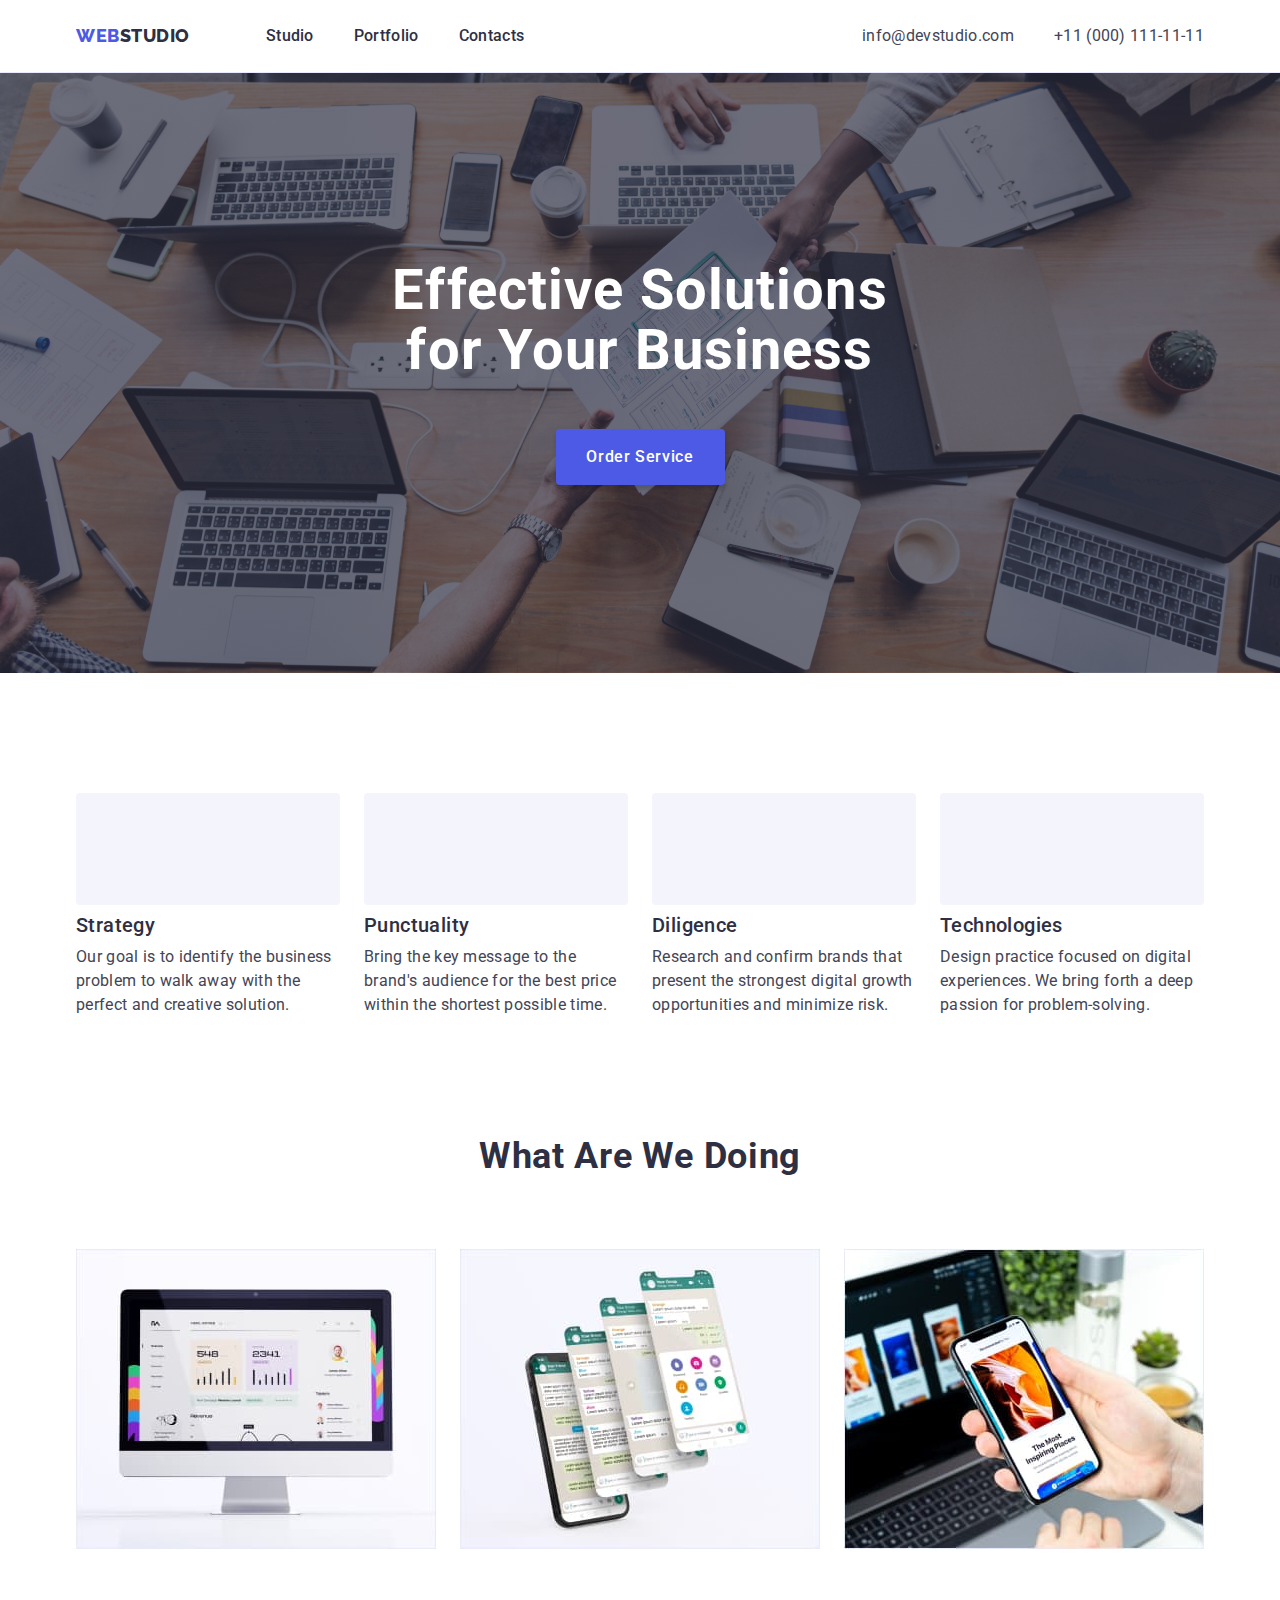
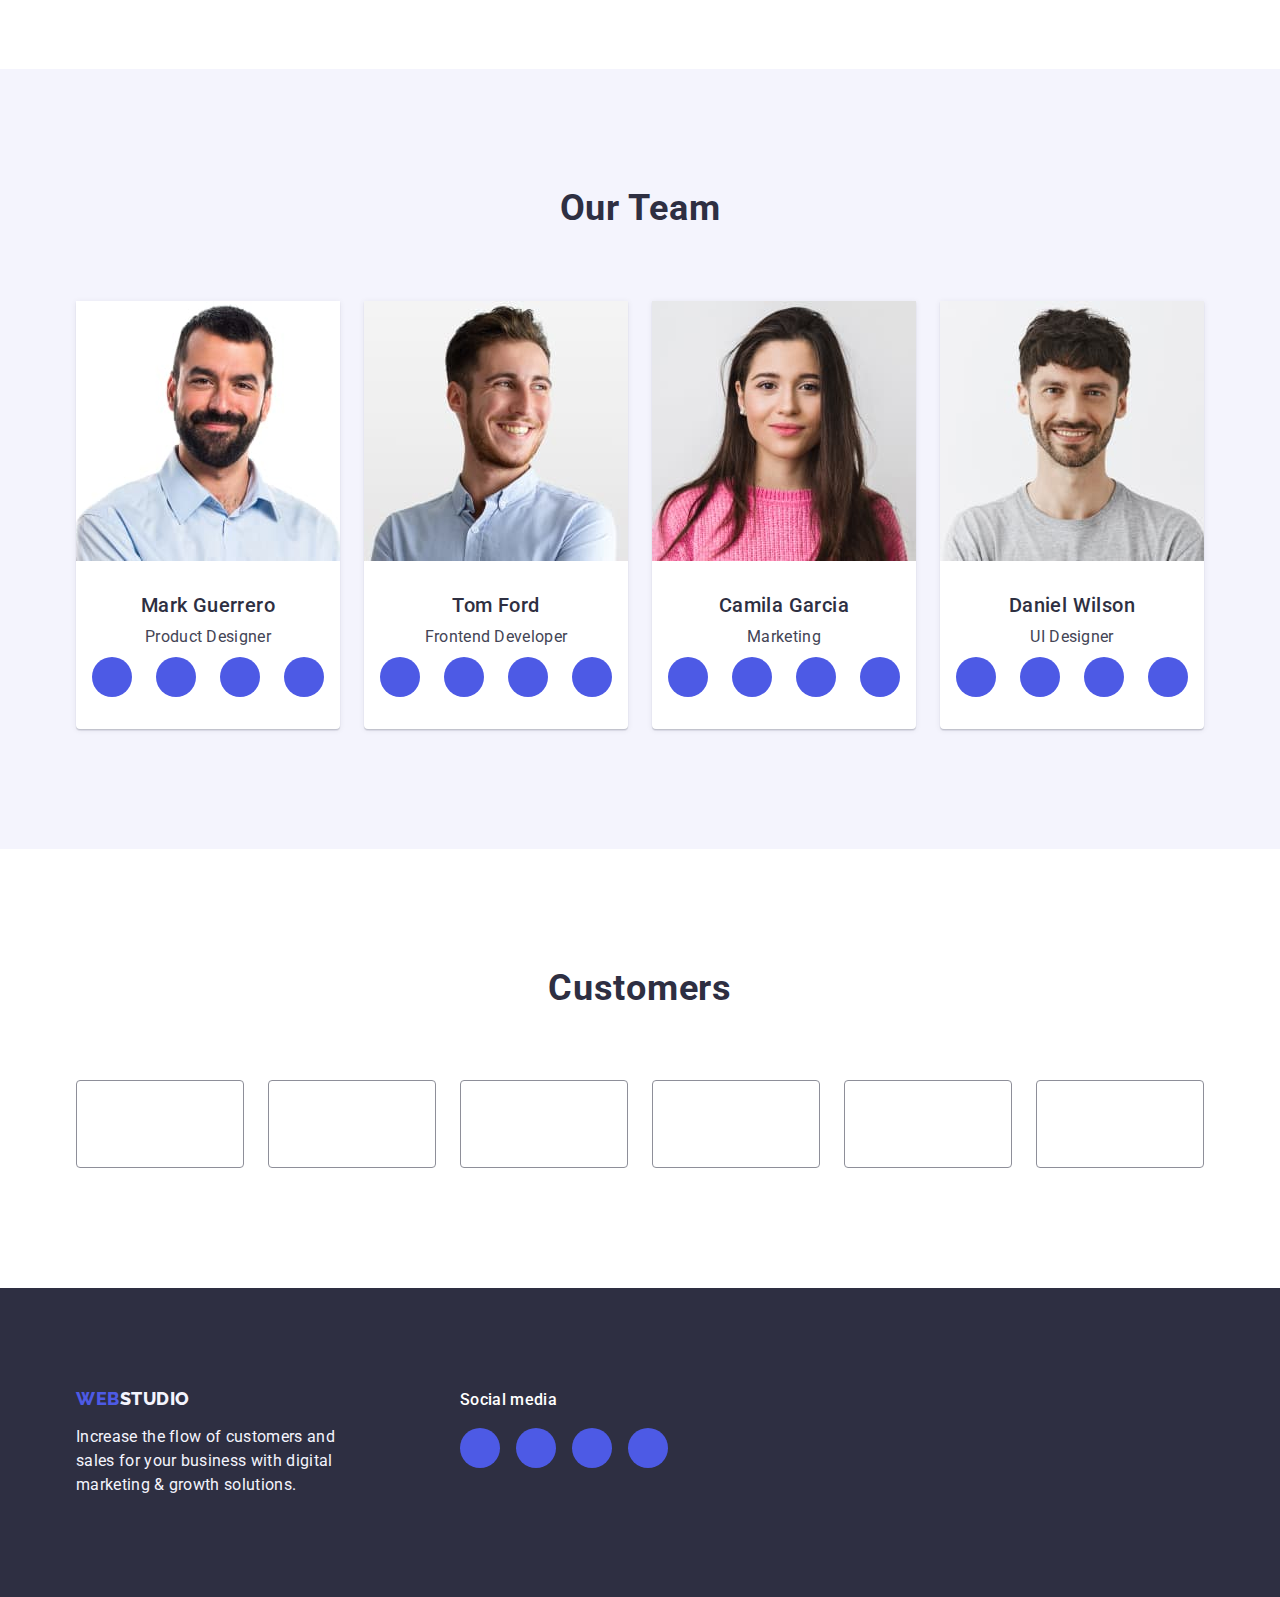
<file: index.html>
<!DOCTYPE html>
<html lang="en">
<head>
    <meta charset="UTF-8">
    <meta http-equiv="X-UA-Compatible" content="IE=edge">
    <meta name="viewport" content="width=device-width, initial-scale=1.0">
    <title>WebStudio</title>
    
    <link rel="stylesheet" href="https://cdn.jsdelivr.net/npm/modern-normalize@1.1.0/modern-normalize.min.css">
    <link rel="stylesheet" href="./css/styles.css">
    
    <link rel="preconnect" href="https://fonts.googleapis.com">
    <link rel="preconnect" href="https://fonts.gstatic.com" crossorigin>
    <link href="https://fonts.googleapis.com/css2?family=Raleway:wght@800&family=Roboto:wght@400;500;700&display=swap" rel="stylesheet">

</head>

    <body>

            <!-- header section -->
             <header class="header"> 
                <div class="container header-container">
                
                    <nav class="header-menu">      
                        <a href="./index.html" class="header-logo link">Web<span class="header-logo-studio">Studio</span>
                        </a> 
                        
                            <ul class="list list-menu">
                                <li class="header-item">
                                    <a href="./index.html" class="header-nav link">Studio</a>
                                </li>

                                <li class="header-item">
                                    <a href="./portfolio.html" class="header-nav link">Portfolio</a>
                                </li>

                                <li class="header-item">
                                    <a href="" class="header-nav link">Contacts</a>
                                </li>
                            </ul>                          
                    </nav> 

                    <address class="contact">
                        <ul class="list list-contact">
                            <li class="contact-item">
                                <a href="mailto:info@devstudio.com" class="header-contact link">info@devstudio.com</a>
                            </li>   
                            
                            <li>
                                <a href="tel:+110001111111" class="header-contact link">+11 (000) 111-11-11</a>
                            </li>
                        </ul>
                    </address> 

                </div>
            </header>

        <main>

            <!-- hero image section 1-->
            <section class="hero-image">
                <div class="container" > 
                    <h1 class="hero-title">Effective Solutions for Your Business</h1>
                    <button type="button" class="hero-image-button">Order Service</button>
                </div>
            </section>


            <!-- features section 2-->        
                <section class="features">
                    <div class="container container-features-title">
                        <h2 hidden class="features-title visually-hidden">List of features</h2>
                        <ul class="list list-features">
                            <li class="features-item-strategy">
                                <div class="icon-container">
                                    <svg width="64" height="64">
                                        <use href="./images/icon.svg#icon-antenna"></use>
                                    </svg>
                                </div>
                                <h3 class="features-title">Strategy</h3>
                                <p class="features-text">Our goal is to identify the business problem to walk away with the perfect and creative solution.
                                </p>
                            </li>
                        
                            <li class="features-item-strategy">
                                <div class="icon-container">
                                    <svg width="64" height="64">
                                        <use href="./images/icon.svg#icon-clock"></use>
                                    </svg>
                                </div>
                                <h3 class="features-title">Punctuality</h3>
                                <p class="features-text">Bring the key message to the brand's audience for the best price within the shortest possible time.
                                </p>                        
                            </li>

                            <li class="features-item-strategy">                                
                                <div class="icon-container">
                                    <svg width="64" height="64">
                                        <use href="./images/icon.svg#icon-diagram"></use>
                                    </svg>
                                </div>                                
                                <h3 class="features-title">Diligence</h3>
                                <p class="features-text">Research and confirm brands that present the strongest digital growth opportunities and minimize risk.
                                </p>
                            </li>
                        
                            <li class="features-item-strategy">
                                <div class="icon-container">
                                    <svg width="64" height="64">
                                        <use href="./images/icon.svg#icon-astronaut"></use>
                                    </svg>
                                </div>
                                <h3 class="features-title">Technologies</h3>
                                <p class="features-text">Design practice focused on digital experiences. We bring forth a deep passion for problem-solving.
                                </p>
                            </li>
                        </ul>
                    </div>
                </section>


            <!-- doing section 3-->
                <section class="doing-section">
                    <div class="container">
                        <h2 class="doing-title">What are we doing</h2>
                        <ul class="list list-doing-section">
                            <li class="item-doing-section">
                                <img
                                src="./images/section-2/img-1.jpg"
                                alt="displaying an example site on a computer"
                                width="360"
                                height="300"
                                >
                            </li>

                            <li class="item-doing-section">
                                <img
                                src="./images/section-2/img-2.jpg"
                                alt="displaying an example of the site on the phone"
                                width="360"
                                height="300"
                                >
                            </li>

                            <li class="item-doing-section">
                                <img
                                src="./images/section-2/img-3.jpg"
                                alt="simultaneous display of an example site on a computer and phone"
                                width="360"
                                height="300"
                                >
                            </li>
                        </ul>
                    </div>  
                </section>

<!-- team section 4-->
            <section class="team">
                <div class="container">
                    <h2 class="title-team">Our Team</h2>
                    
                                <!-- section foto 1-->
                    <ul class="list list-team">
                        <li class="item-team">
                            <img src="./images/section-3/img-1.jpg" alt="Portrait of a product designer"
                            width="264"
                            height="260"
                            >
                            <div class="item-name-team">
                                <h3 class="name-team">Mark Guerrero</h3>
                                <p class="specialist-team">Product Designer</p>

                                <ul class="socials list">
                                    <li class="socials-item">
                                        <a class="socials-link link"                                         
                                            href="" 
                                            target="_blank"   rel="noopener noreferrer"
                                            aria-label="instagram icon"
                                        >
                                            <svg class="socials-icon" width="16" height="16">
                                                <use href="./images/icon.svg#icon-instagram"></use>
                                            </svg>
                                        </a>
                                    </li>

                                    <li class="socials-item">
                                        <a class="socials-link link"
                                            href="" 
                                            target="_blank" 
                                            rel="noopener noreferrer" 
                                            aria-label="twitter icon"
                                        >
                                            <svg class="socials-icon" width="16" height="16">
                                                <use href="./images/icon.svg#icon-twitter"></use>
                                            </svg>
                                        </a>
                                    </li>

                                    <li class="socials-item">
                                        <a class="socials-link link" 
                                            href="" 
                                            target="_blank" 
                                            rel="noopener noreferrer" 
                                            aria-label="facebook icon"
                                        >
                                            <svg class="socials-icon" width="16" height="16">
                                                <use href="./images/icon.svg#icon-facebook"></use>
                                            </svg>
                                        </a>
                                    </li>

                                    <li class="socials-item">
                                        <a class="socials-link link" 
                                            href="" 
                                            target="_blank" 
                                            rel="noopener noreferrer" 
                                            aria-label="linkedin icon"
                                        >
                                            <svg class="socials-icon" width="16" height="16">
                                                <use href="./images/icon.svg#icon-linkedin"></use>
                                            </svg>
                                        </a>
                                    </li>
                                </ul>

                            </div>
                        </li>
                        
                                <!-- section foto 2-->
                        <li class="item-team">
                            <img src="./images/section-3/img-2.jpg" alt="Interface developer portrait"
                            width="264"
                            height="260"
                            >
                            <div class="item-name-team">
                                <h3 class="name-team">Tom Ford</h3>
                                <p class="specialist-team">Frontend Developer</p>

                                <ul class="socials list">
                                    <li class="socials-item">
                                        <a class="socials-link link" 
                                            href="" 
                                            target="_blank" 
                                            rel="noopener noreferrer" 
                                            aria-label="instagram icon"
                                        >
                                            <svg class="socials-icon" width="16" height="16">
                                                <use href="./images/icon.svg#icon-instagram"></use>
                                            </svg>
                                        </a>
                                    </li>
                                
                                    <li class="socials-item">
                                        <a class="socials-link link" 
                                            href="" 
                                            target="_blank" 
                                            rel="noopener noreferrer" 
                                            aria-label="twitter icon"
                                        >
                                            <svg class="socials-icon" width="16" height="16">
                                                <use href="./images/icon.svg#icon-twitter"></use>
                                            </svg>
                                        </a>
                                    </li>
                                
                                    <li class="socials-item">
                                        <a class="socials-link link" 
                                            href="" 
                                            target="_blank" 
                                            rel="noopener noreferrer" 
                                            aria-label="facebook icon"
                                        >
                                            <svg class="socials-icon" width="16" height="16">
                                                <use href="./images/icon.svg#icon-facebook"></use>
                                            </svg>
                                        </a>
                                    </li>
                                
                                    <li class="socials-item">
                                        <a class="socials-link link" 
                                            href="" 
                                            target="_blank" 
                                            rel="noopener noreferrer" 
                                            aria-label="linkedin icon"
                                        >
                                            <svg class="socials-icon" width="16" height="16">
                                                <use href="./images/icon.svg#icon-linkedin"></use>
                                            </svg>
                                        </a>
                                    </li>
                                </ul>

                            </div>
                        </li>
                    
                                <!-- section foto 3-->
                        <li class="item-team">
                            <img src="./images/section-3/img-3.jpg" alt="Portrait of a marketer"
                            width="264"
                            height="260"
                            >
                            <div class="item-name-team">
                                <h3 class="name-team">Camila Garcia</h3>
                                <p class="specialist-team">Marketing</p>

                                <ul class="socials list">
                                    <li class="socials-item">
                                        <a class="socials-link link" 
                                            href="" 
                                            target="_blank" 
                                            rel="noopener noreferrer" 
                                            aria-label="instagram icon"
                                        >
                                            <svg class="socials-icon" width="16" height="16">
                                                <use href="./images/icon.svg#icon-instagram"></use>
                                            </svg>
                                        </a>
                                    </li>
                                
                                    <li class="socials-item">
                                        <a class="socials-link link" 
                                            href="" target="_blank" 
                                            rel="noopener noreferrer" 
                                            aria-label="twitter icon"
                                        >
                                            <svg class="socials-icon" width="16" height="16">
                                                <use href="./images/icon.svg#icon-twitter"></use>
                                            </svg>
                                        </a>
                                    </li>
                                
                                    <li class="socials-item">
                                        <a class="socials-link link" 
                                            href="" 
                                            target="_blank" 
                                            rel="noopener noreferrer" 
                                            aria-label="facebook icon"
                                        >
                                            <svg class="socials-icon" width="16" height="16">
                                                <use href="./images/icon.svg#icon-facebook"></use>
                                            </svg>
                                        </a>
                                    </li>
                                
                                    <li class="socials-item">
                                        <a class="socials-link link" 
                                            href="" 
                                            target="_blank" 
                                            rel="noopener noreferrer" 
                                            aria-label="linkedin icon"
                                        >
                                            <svg class="socials-icon" width="16" height="16">
                                                <use href="./images/icon.svg#icon-linkedin"></use>
                                            </svg>
                                        </a>
                                    </li>
                                </ul>

                            </div>
                        </li>
                                   
                                <!-- section foto 4-->
                        <li class="item-team">
                            <img src="./images/section-3/img-4.jpg" alt="Portrait of a user interface designer"
                            width="264"
                            height="260"
                            >
                            <div class="item-name-team">
                                <h3 class="name-team">Daniel Wilson</h3>
                                <p class="specialist-team">UI Designer</p>

                                <ul class="socials list">
                                    <li class="socials-item">
                                        <a class="socials-link link" 
                                            href="" 
                                            target="_blank" 
                                            rel="noopener noreferrer" 
                                            aria-label="instagram icon"
                                        >
                                            <svg class="socials-icon" width="16" height="16">
                                                <use href="./images/icon.svg#icon-instagram"></use>
                                            </svg>
                                        </a>
                                    </li>
                                
                                    <li class="socials-item">
                                        <a class="socials-link link" 
                                            href="" 
                                            target="_blank" 
                                            rel="noopener noreferrer" 
                                            aria-label="twitter icon"
                                        >
                                            <svg class="socials-icon" width="16" height="16">
                                                <use href="./images/icon.svg#icon-twitter"></use>
                                            </svg>
                                        </a>
                                    </li>
                                
                                    <li class="socials-item">
                                        <a class="socials-link link" 
                                            href="" 
                                            target="_blank" 
                                            rel="noopener noreferrer" 
                                            aria-label="facebook icon"
                                        >
                                            <svg class="socials-icon" width="16" height="16">
                                                <use href="./images/icon.svg#icon-facebook"></use>
                                            </svg>
                                        </a>
                                    </li>
                                
                                    <li class="socials-item">
                                        <a class="socials-link link" 
                                            href="" 
                                            target="_blank" 
                                            rel="noopener noreferrer" 
                                            aria-label="linkedin icon"
                                        >
                                            <svg class="socials-icon" width="16" height="16">
                                                <use href="./images/icon.svg#icon-linkedin"></use>
                                            </svg>
                                        </a>
                                    </li>
                                </ul>

                            </div>
                        </li>
                    </ul>
                </div>
           </section>


           <!-- customers section 5 -->
        <section class="customers-section section">
            <div class="container container-customers">
                <h2 class="title-container">Customers</h2>   
                        
                    <ul class="list clients-list">
                        <li class="clients-container">
                            <a class="clients-link link" href="">
                                <svg class="clients-icon" width="104" height="56">
                                    <use href="./images/icon.svg#client-icon-logo-one"></use>
                                </svg> 
                            </a>
                        </li>
                           
                        <li class="clients-container">
                            <a class="clients-link link" href="">
                                <svg class="clients-icon" width="104" height="56">
                                    <use href="./images/icon.svg#client-icon-logo-two"></use>
                                </svg>
                            </a>
                        </li>

                        <li class="clients-container">
                            <a class="clients-link link" href="">
                                <svg class="clients-icon" width="104" height="56">
                                    <use href="./images/icon.svg#client-icon-logo-three"></use>
                                </svg>
                            </a>
                        </li>
                       
                        <li class="clients-container">
                            <a class="clients-link link" href="">
                                <svg class="clients-icon" width="104" height="56">
                                    <use href="./images/icon.svg#client-icon-logo-four"></use>
                                </svg>
                            </a>
                        </li>

                        <li class="clients-container">
                            <a class="clients-link link" href="">
                                <svg class="clients-icon" width="104" height="56">
                                    <use href="./images/icon.svg#client-icon-logo-five"></use>
                                </svg>
                            </a>
                        </li>

                        <li class="clients-container">
                            <a class="clients-link link" href="">
                                <svg class="clients-icon" width="104" height="56">
                                    <use href="./images/icon.svg#client-icon-logo-six"></use>
                                </svg>
                            </a>
                        </li>
                       
                    </ul>
            </div>
        </section>

        </main>

        <!-- footer section -->
        <footer class="footer-section">
            <div class="container footer-container">
                <div class="footer-logo-container">
                    <a href="./index.html" class="link footer-logo">Web<span class="footer-logo-studio">Studio</span>
                    </a>
                    <p class="footer-section-text">Increase the flow of customers and sales for your business with digital marketing & growth solutions.
                    </p>
                </div>

                <div class="footer-icon-container">
                    <p class="footer-social-team">Social media</p>
                   
                    <ul class="footer-socials list">
                        <li class="footer-socials-item">
                            <a class="footer-socials-link link" href="" target="_blank" rel="noopener noreferrer" aria-label="instagram icon">
                                <svg class="footer-socials-icon" width="24" height="24">
                                    <use href="./images/icon.svg#icon-instagram"></use>
                                </svg>
                            </a>
                        </li>

                        <li class="footer-socials-item">
                            <a class="footer-socials-link link" href="" target="_blank" rel="noopener noreferrer" aria-label="instagram icon">
                                <svg class="footer-socials-icon" width="24" height="24">
                                    <use href="./images/icon.svg#icon-twitter"></use>
                                </svg>
                            </a>
                        </li>

                        <li class="footer-socials-item">
                            <a class="footer-socials-link link" href="" target="_blank" rel="noopener noreferrer" aria-label="instagram icon">
                                <svg class="footer-socials-icon" width="24" height="24">
                                    <use href="./images/icon.svg#icon-facebook"></use>
                                </svg>
                            </a>
                        </li>

                        <li class="footer-socials-item">
                            <a class="footer-socials-link link" href="" target="_blank" rel="noopener noreferrer" aria-label="instagram icon">
                                <svg class="footer-socials-icon" width="24" height="24">
                                    <use href="./images/icon.svg#icon-linkedin"></use>
                                </svg>
                            </a>
                        </li>                                 

                    </ul>
                </div>

            </div>
        </footer>

    </body>
</html>
</file>
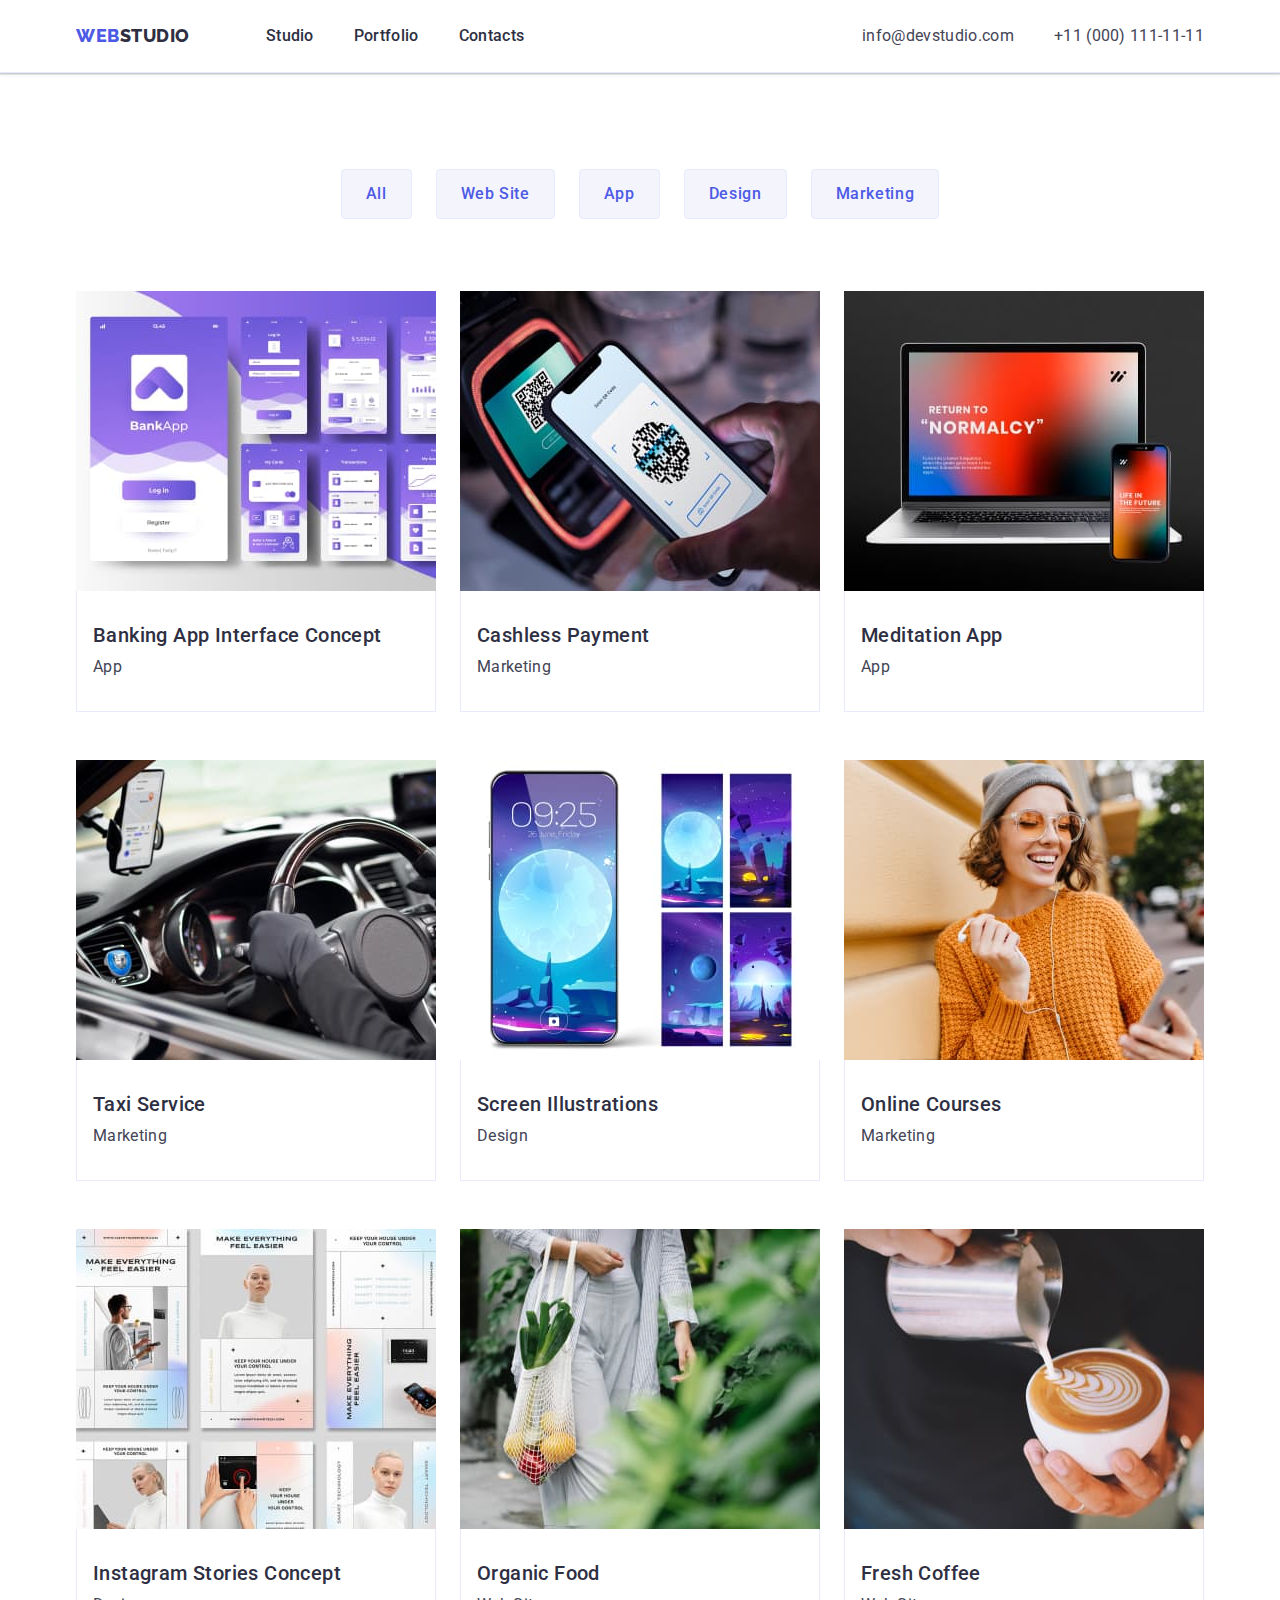
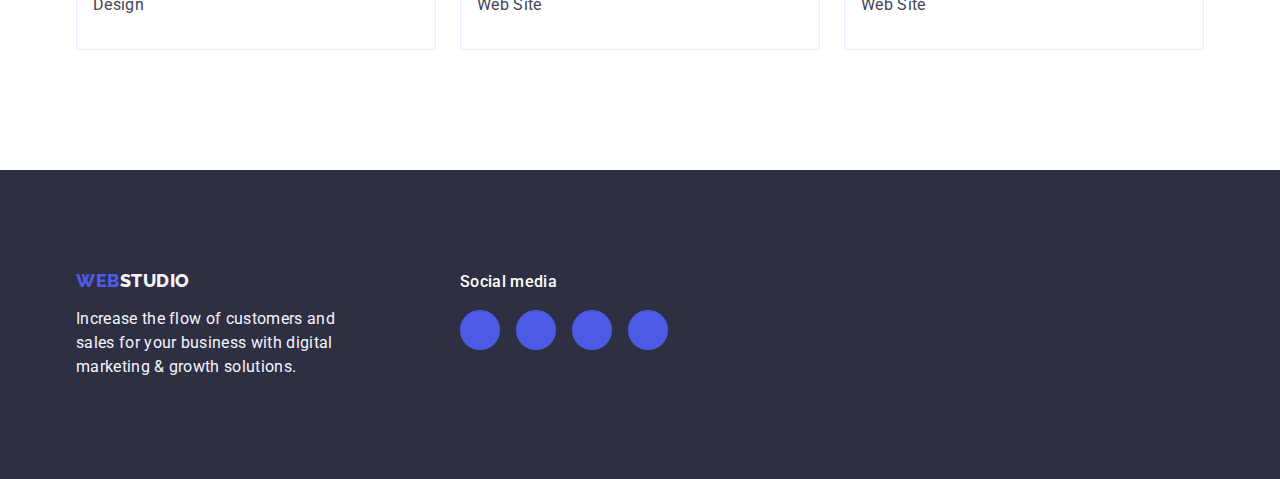
<file: portfolio.html>
<!DOCTYPE html>
<html lang="en">
<head>
    <meta charset="UTF-8">
    <meta http-equiv="X-UA-Compatible" content="IE=edge">
    <meta name="viewport" content="width=device-width, initial-scale=1.0">
    <title>WebStudiot</title>

    <link rel="stylesheet" href="https://cdn.jsdelivr.net/npm/modern-normalize@1.1.0/modern-normalize.min.css">
    <link rel="stylesheet" href="./css/styles.css">

    <link rel="preconnect" href="https://fonts.googleapis.com">
    <link rel="preconnect" href="https://fonts.gstatic.com" crossorigin>
    <link href="https://fonts.googleapis.com/css2?family=Raleway:wght@800&family=Roboto:wght@400;500;700&display=swap" rel="stylesheet">

</head>
  
<body>


            <!-- header section -->
            <header class="header">
                <div class="container header-container">
            
                    <nav class="header-menu">
                        <a href="./index.html" class="header-logo link">Web<span class="header-logo-studio">Studio</span>
                        </a>
            
                        <ul class="list list-menu">
                            <li class="header-item">
                                <a href="./index.html" class="header-nav link">Studio</a>
                            </li>
            
                            <li class="header-item">
                                <a href="./portfolio.html" class="header-nav link">Portfolio</a>
                            </li>
            
                            <li class="header-item">
                                <a href="" class="header-nav link">Contacts</a>
                            </li>
                        </ul>
                    </nav>
            
                    <address class="contact">
                        <ul class="list list-contact">
                            <li class="contact-item">
                                <a href="mailto:info@devstudio.com" class="header-contact link">info@devstudio.com</a>
                            </li>
            
                            <li>
                                <a href="tel:+110001111111" class="header-contact link">+11 (000) 111-11-11</a>
                            </li>
                        </ul>
                    </address>
            
                </div>
            </header>

<main>

<!-- Filters button section 1 -->
<section class="filters">
    <div class="container">
        <h1 hidden class="filter-button visually-hidden">List of features</h1>
            <ul class="list list-filter-button">
                    <li>
                        <button type="button" class="filter-button">All</button>
                    </li>
                    <li>
                        <button type="button" class="filter-button">Web Site</button>
                    </li>
                    <li>
                        <button type="button" class="filter-button">App</button>
                    </li>
                    <li>
                        <button type="button" class="filter-button">Design</button>
                    </li>
                    <li>
                        <button type="button" class="filter-button">Marketing</button>
                    </li>
            </ul>
   


<!-- Row section -->
<!-- Row  1 - Project Card 1  -->

<ul class="list project-card-list">
 
    <li class="project-card-item">
        <a class="link project-card-link" href="">
            <img class="project-card-img" 
                src="./images/portfolio/row-1/img-1.jpg" 
                alt="Banking App Interface Concept"
                width="360"                           
                height="300"
            />
            <div class="project-card-container-item">
                <h2 class="project-card-title">Banking App Interface Concept</h2>
                <p class="project-card-desc">App</p>
            </div>
        </a>
    </li>
        
    <!-- Row 1 - Project Card 2  -->
    <li class="project-card-item">
        <a class="link project-card-link" href="">
            <img class="project-card-img" 
                src="./images/portfolio/row-1/img-2.jpg"
                alt="Cashless Payment"
                width="360"                           
                height="300"
            />
            <div class="project-card-container-item">
                <h2 class="project-card-title">Cashless Payment</h2>
                <p class="project-card-desc">Marketing</p>
            </div>
        </a>
    </li>

    <!-- Row 1 - Project Card 3   -->
    <li class="project-card-item">
        <a class="link project-card-link" href="">       
            <img class="project-card-img" 
                src="./images/portfolio/row-1/img-3.jpg" 
                alt="Meditation App"
                width="360"                           
                height="300"
            />
            <div class="project-card-container-item">
                <h2 class="project-card-title">Meditation App</h2>
                <p class="project-card-desc">App</p>
            </div>
        </a>
    </li>

    <!-- Row 2 - Project Card 1  -->    
    <li class="project-card-item">
        <a class="link project-card-link" href="">   
            <img class="project-card-img" 
                src="./images/portfolio/row-2/img-1.jpg" 
                alt="Taxi Service"
                width="360"                           
                height="300"
            />
            <div class="project-card-container-item">
                <h2 class="project-card-title">Taxi Service</h2>
                <p class="project-card-desc">Marketing</p>
            </div>
        </a>
    </li>

    <!-- Row 2 - Project Card 2  -->
    <li class="project-card-item">
        <a class="link project-card-link" href=""> 
            <img class="project-card-img" 
                src="./images/portfolio/row-2/img-2.jpg"
                alt="Screen Illustrations"
                width="360"                           
                height="300"
            />
            <div class="project-card-container-item">
                <h2 class="project-card-title">Screen Illustrations</h2>
                <p class="project-card-desc">Design</p>
            </div>
        </a>
    </li>

    <!-- Row 2 - Project Card 3  -->
    <li class="project-card-item">
        <a class="link project-card-link" href=""> 
            <img class="project-card-img" 
                src="./images/portfolio/row-2/img-3.jpg" 
                alt="Online Courses"
                width="360"                           
                height="300"
            />
            <div class="project-card-container-item">
                <h2 class="project-card-title">Online Courses</h2>
                <p class="project-card-desc">Marketing</p>
            </div>
        </a>
    </li> 

    <!-- Row 3 - Project Card 1 -->    
    <li class="project-card-item">
        <a class="link project-card-link" href=""> 
            <img class="project-card-img" 
                src="./images/portfolio/row-3/img-1.jpg"
                alt="Instagram Stories Concept"
                width="360"                           
                height="300"
            />
            <div class="project-card-container-item">
                <h2 class="project-card-title">Instagram Stories Concept</h2>
                <p class="project-card-desc">Design</p>
            </div>
        </a>
    </li>

    <!-- Row 3 - Project Card 2 -->      
    <li class="project-card-item">
        <a class="link project-card-link" href=""> 
            <img class="project-card-img" 
                src="./images/portfolio/row-3/img-2.jpg"
                alt="Organic Food"
                width="360"                           
                height="300"
            />
            <div class="project-card-container-item">
                <h2 class="project-card-title">Organic Food</h2>
                <p class="project-card-desc">Web Site</p>
            </div>
        </a>
    </li>

    <!-- Row 3 - Project Card 3 -->   
    <li class="project-card-item">
        <a class="link project-card-link" href=""> 
            <img class="project-card-img" 
                src="./images/portfolio/row-3/img-3.jpg"
                alt="Fresh Coffee"
                width="360"                           
                height="300"
            />
            <div class="project-card-container-item">
                <h2 class="project-card-title">Fresh Coffee</h2>
                <p class="project-card-desc">Web Site</p>
            </div>
        </a>
    </li>
    </ul>
  </div>
</section>

</main>


<!-- footer section -->
<footer class="footer-section">
    <div class="container footer-container">
        <div class="footer-logo-container">
            <a href="./index.html" class="link footer-logo">Web<span class="footer-logo-studio">Studio</span>
            </a>
            <p class="footer-section-text">Increase the flow of customers and sales for your business with digital
                marketing & growth solutions.
            </p>
        </div>

        <div class="footer-icon-container">
            <p class="footer-social-team">Social media</p>

            <ul class="footer-socials list">
                <li class="socials-item">
                    <a class="footer-socials-link link" href="" target="_blank" rel="noopener noreferrer"
                        aria-label="instagram icon">
                        <svg class="footer-socials-icon" width="24" height="24">
                            <use href="./images/icon.svg#icon-instagram"></use>
                        </svg>
                    </a>
                </li>

                <li class="socials-item">
                    <a class="footer-socials-link link" href="" target="_blank" rel="noopener noreferrer"
                        aria-label="instagram icon">
                        <svg class="footer-socials-icon" width="24" height="24">
                            <use href="./images/icon.svg#icon-twitter"></use>
                        </svg>
                    </a>
                </li>

                <li class="socials-item">
                    <a class="footer-socials-link link" href="" target="_blank" rel="noopener noreferrer"
                        aria-label="instagram icon">
                        <svg class="footer-socials-icon" width="24" height="24">
                            <use href="./images/icon.svg#icon-facebook"></use>
                        </svg>
                    </a>
                </li>

                <li class="socials-item">
                    <a class="footer-socials-link link" href="" target="_blank" rel="noopener noreferrer"
                        aria-label="instagram icon">
                        <svg class="footer-socials-icon" width="24" height="24">
                            <use href="./images/icon.svg#icon-linkedin"></use>
                        </svg>
                    </a>
                </li>

            </ul>
        </div>

    </div>
</footer>


</body>
</html>
</file>
<file: css/styles.css>
:root {   
--background-color-basic: #fff;

--logo-color-1: #4D5AE5;
--logo-color-2: #2E2F42;
--logo-color-3: #F4F4FD;

    
/* text */
--dark-text-color-1: #2E2F42;
--dark-text-color-2: #434455;
--text-color-change-1: #404BBF;
--light-text-color-1: #F4F4FD;
--light-text-color-2: #fff;

--dark-background-color-1: #2E2F42;
--light-background-color-1: #F4F4FD;

--button-color-1: #4D5AE5;
--button-change-color-1: #404BBF;
--button-color-2: #F4F4FD;

--button-border-color-1: #E7E9FC;

--button-text-color-1: #4D5AE5;
--button-text-color-2: #fff;

--socials-icon-background-color-1: #4D5AE5;
--socials-icon-background-hover-focus: #404BBF;
--socials-icon-color-1: #f4f4fd;

--clients-icon-color-1: #8e8f99;
--clients-icon-color-hover-focus: #404BBF;

--footer-socials-icon-background-color-1: #4D5AE5;
--footer-socials-icon-background-hover-focus: #31D0AA;




}

/* =========================================== */

body {
    background-color: var(--background-color-basic);
    color: var(--dark-text-color-2);
    font-family: "Roboto", sans-serif;
}

img {
    display: block;
}
  
p,
h1,
h2,
h3,
h4,
h5 {
    margin: 0;
}

ul {
    padding: 0;
    margin: 0;
}

.link {
    text-decoration: none;
}

.list {
    list-style: none;
}

.container {
    width: 1158px;
    margin: 0 auto;
    padding: 0 15px;
  
}

       
/* =========================== */
        /*header section*/
.header {
    background-color: var(--background-color-basic);
    border-bottom: 1px solid #e7e9fc;
    box-shadow: 0px 2px 1px rgba(46, 47, 66, 0.08),
        0px 1px 1px rgba(46, 47, 66, 0.16),
        0px 1px 6px rgba(46, 47, 66, 0.08);
}

.header-container {    
    padding: 0 15px;    
    display: flex;
    align-items: center;
}

.header-menu {
    display: flex;
    align-items: center;
}
 
.list-menu {
    display: flex;     
}

.header-item {
    margin-right: 40px;
}

.list-menu .header-item:last-child {
    margin-right: 0;
}


.header-logo {
    font-family: "Raleway", sans-serif;    
    font-weight: 800;
    font-size: 18px;
    line-height: 1.17;
    letter-spacing: 0.03em;
    color:var(--logo-color-1); 
    text-transform: uppercase;
    text-decoration: none;
    margin-right: 76px;
}

.header-logo-studio {
    font-family: 'Raleway';    
    font-weight: 800;
    font-size: 18px;
    line-height: 21px;
    letter-spacing: 0.03em;
    text-transform: uppercase;
    text-decoration: none;
    color: var(--logo-color-2);
}

.header-nav {       
    font-weight: 500;
    font-size: 16px;
    line-height: 1.5;
    letter-spacing: 0.02em;    
    color: var(--dark-text-color-1);    
    padding-top: 24px;
    padding-bottom: 24px; 
    display: block;
}
   
.header-nav:hover,
.header-nav:focus { 
    color: var(--text-color-change-1);    
} 

.contact {
    font-style: normal;
    margin-left: auto;
}

.header-contact {   
    font-weight: 400;
    font-size: 16px;
    line-height: 1.5;
    letter-spacing: 0.02em;   
    color: var(--dark-text-color-2);
}

.contact .header-contact:hover,
.contact .header-contact:focus {
    color: var(--text-color-change-1);
   }

.list-contact {
    display: flex;
    flex: start;
    gap: 40px;
   }

.contact-item {
    display: flex;  
    gap: 40px;
}
       /* header section */
/* ============================== */


/* ============================== */
       /*hero image section 1 */
.hero-image { 
    max-width: 1440px;
    margin-left: auto;
    margin-right: auto;
    background-color: var(--dark-background-color-1);
    padding-top: 188px;
    padding-bottom: 188px;
    background-image: linear-gradient(rgba(46, 47, 66, 0.7), rgba(46, 47, 66, 0.7)), url(../images/hero-image-section-1/people-office-1.jpg);
    background-repeat: no-repeat;
    background-position: center;
    background-size: cover;
    }

.hero-title {   
    font-style: text-align;
    font-size: 56px;
    line-height: 1.07;
    letter-spacing: 0.02em;
    text-align: center;
    color: var(--light-text-color-2);
    max-width: 496px;
    margin-left: auto;
    margin-right: auto;
    margin-bottom: 48px;
    }

.hero-image-button {
    font-family: "Roboto", sans-serif;
    font-weight: 500;
    font-size: 16px;
    line-height: 1.5;
    letter-spacing: 0.04em;
    color: var(--button-text-color-2);
    background-color: var(--button-color-1);
    cursor: pointer;
    display: block;
    min-width: 169px;
    height: 56px;
    border: none;
    border-radius: 4px;
    cursor: pointer;
    margin-left: auto;
    margin-right: auto;
    box-shadow: 0px 4px 4px rgba(0, 0, 0, 0.15);
}

.hero-image-button:hover, 
.hero-image-button:focus {
    background-color:var(--button-change-color-1);
}
      /* hero image section 1*/
/* =============================== */


/* =============================== */
     /*  features section 2  */


.features {
    padding-top: 120px;
    padding-bottom: 120px;
   }

.container-features-title {
    display: flex;    
}

.features-item-strategy {
    width: calc((100% - 72px) / 4);
}


.list-features {
    display: flex;
    gap: 24px; 
    padding-left: 0px;
}

.icon-container {
    background: var(--light-background-color-1);
    height: 112px;
    border-radius: 4px;
    display: flex;
    align-items: center;
    justify-content: center;      
    margin-bottom: 8px;
}


.features-title {   
    font-weight: 500;
    font-size: 20px;
    line-height: 1.2;
    letter-spacing: 0.02em;
    color: var(--dark-text-color-1);
    margin-bottom: 8px;
}

.visually-hidden {
    position: absolute;
    width: 1px;
    height: 1px;
    margin: -1px;
    border: 0;
    padding: 0;
    white-space: nowrap;
    clip-path: inset(100%);
    clip: rect(0 0 0 0);
    overflow: hidden;
}

.features-text {   
    font-size: 16px;
    line-height: 1.5;
    letter-spacing: 0.02em;
}
    /* features section 2 */
/* =============================== */


/* =============================== */
    /*  doing section 3  */

.doing-section {
    padding-bottom: 120px;
}

.doing-title {   
    font-size: 36px;
    line-height: 1.11;
    text-align: center;
    letter-spacing: 0.02em;
    color: var(--dark-text-color-1);
    text-transform: capitalize;
    margin-bottom: 72px;}

.list-doing-section {
    display: flex;
    gap: 24px;
}

.item-doing-section {
    width: 360px;
}
        /* doing section 3  */
/* =============================== */


/* =============================== */
        /*  team section 4 */

.team {
    padding: 120px 0;        
    background: var(--light-background-color-1);
    }
   
.title-team {   
    margin-bottom: 72px;
    font-size: 36px;
    line-height: 1.11;
    text-align: center;
    letter-spacing: 0.02em;
    text-transform: capitalize;
    color: var(--dark-text-color-1);
}

.list-team {
    display: flex;
    gap: 24px; 
}

.item-team {
    flex-basis: calc((100% - 72px) / 4);
    background: var(--background-color-basic);
    border-radius: 0px 0px 4px 4px;
    box-shadow: 0px 1px 6px rgba(46, 47, 66, 0.08),
                0px 1px 1px rgba(46, 47, 66, 0.16),
                0px 2px 1px rgba(46, 47, 66, 0.08);
}

.item-name-team {
    padding: 32px 0; 
}

.name-team {  
    font-weight: 500;
    font-size: 20px;
    line-height: 24px;
    text-align: center;
    letter-spacing: 0.02em;
    color: var(--dark-text-color-1);
    margin-bottom: 8px
}

.specialist-team {   
    margin-bottom: 8px;
    font-size: 16px;
    line-height: 24px;
    text-align: center;
    letter-spacing: 0.02em;
    color: var(--dark-text-color-2);
    margin-bottom: 8px;
}

.socials {
    display: flex;
    justify-content: center;
    gap: 24px;
}

.socials-item {
    width: 40px;
    height: 40px;
}

.socials-link {
    display: flex;
    justify-content: center;
    align-items: center;
    width: 100%;
    height: 100%;
    background-color: var(--socials-icon-background-color-1);
    border-radius: 50%;
}

.socials-link:hover,
.socials-link:focus {
    background-color: var(--socials-icon-background-hover-focus);
}

.socials-icon {
    fill: var(--socials-icon-color-1);
    width: 16px;
    height: 16px;
}

         /*  team section 4 */
/* =============================== */
      
/* =============================== */
        /* customers section 5 */

.customers-section {
    padding: 120px 0;
}

.title-container {
    margin-bottom: 72px;
    font-size: 36px;
    line-height: 1.1;
    text-align: center;
    letter-spacing: 0.02em;
    text-transform: capitalize;
    color: var(--dark-text-color-1);
}

.clients-list {
    display: flex;
    justify-content: center;
    gap: 24px;
}

.clients-container {   
    width: calc((100% - 120px) / 6);
    height: 88px;
}

.clients-link {
    display: flex;
    width: 100%;
    height: 100%;
    border: 1px solid var(--clients-icon-color-1);
    border-radius: 4px;
    align-items: center;
    justify-content: center;
    color: var(--clients-icon-color-1);
}
 
.clients-link:hover,
.clients-link:focus {
    border-color: var(--clients-icon-color-hover-focus);
    color: var(--clients-icon-color-hover-focus);
}
 
.clients-icon {
    fill: currentColor;
    width: 104px;
     height: 56px;

}
        /* customers section 5 */
/* =============================== */     

/* =============================== */
        /*footer section */
.footer-section {
    background: var(--dark-background-color-1);
    padding: 100px 0;
}

.footer-container {
    display: flex;
    align-items: baseline;
    gap: 120px
}

.footer-section-text {  
    font-size: 16px;
    line-height: 24px;
    letter-spacing: 0.02em;
    color: var(--light-text-color-1);
    width: 264px;
}

.footer-logo {
    font-family: "Raleway", sans-serif;     
    font-weight: 800;
    font-size: 18px;
    line-height: 1.17;
    letter-spacing: 0.03em;
    color: var(--logo-color-1);  
    text-transform: uppercase;
    text-decoration: none;
    display: inline-block;
    margin-bottom: 16px;
}

.footer-logo-studio {
    font-family: 'Raleway';  
    font-weight: 800;
    font-size: 18px;
    line-height: 1.17;
    letter-spacing: 0.03em;
    text-transform: uppercase;
    text-decoration: none;
    color: var(--logo-color-3);
}

.footer-socials-item {
    width: 40px;
    height: 40px;
}


.footer-socials-link {
    display: flex;
    justify-content: center;
    align-items: center;
    width: 100%;
    height: 100%;
    background-color: var(--footer-socials-icon-background-color-1);
    border-radius: 50%;
}

.footer-socials-link:hover,
.footer-socials-link:focus {
    background-color: var(--footer-socials-icon-background-hover-focus);
}

.footer-socials-icon {
    fill: var(--socials-icon-color-1);
    width: 24px;
    height: 24px;
}

.footer-social-team {
    font-family: 'Roboto';
    font-style: normal;
    font-weight: 500;
    font-size: 16px;
    line-height: 24px;
    letter-spacing: 0.02em;
    color: var(--light-text-color-2);
    margin-bottom: 16px;
}

.footer-socials {
    display: flex;
    justify-content: center;
    gap: 16px;
}

       /* footer section */
/* =============================== */



/* ======== portfolio ======= */

/* =============================== */
  /*  Filters button section 1  */

  .filters {
    padding: 96px 0 120px;
  }

.list-filter-button {
    display: flex;
    align-items: flex-start;
    justify-content: center;    
    gap: 24px;
    margin-bottom: 72px;   
    padding: 0;
    white-space: nowrap;
}

.filter-button {
    font-family: "Roboto", sans-serif;
    font-weight: 500;
    font-size: 16px;
    line-height: 1.5;
    letter-spacing: 0.04em;
    color: var(--button-color-1);
    background: var(--button-color-2);
    border: 1px solid var(--button-border-color-1);
    border-radius: 4px;
    cursor: pointer; 
    padding: 12px 24px;
}

.filter-button:hover, 
.filter-button:focus {
    color: var(--button-text-color-2);
    background-color: var(--button-change-color-1);
    border: 1px solid transparent;
    box-shadow: 0px 3px 1px rgba(0, 0, 0, 0.1),
                0px 2px 1px rgba(0, 0, 0, 0.08),
                0px 2px 2px rgba(0, 0, 0, 0.12);
}
    /* Filters button section 1 */
/* =============================== */


/* =============================== */
          /* Row 1,2,3 */

.project-card-list {
    display: flex;
    flex-wrap: wrap;
    column-gap: 24px;
    row-gap: 48px;
    justify-content: center;
   }

.project-card-item {    
    width: calc((100% - 48px) / 3);
}

.project-card-container-item {
    padding: 32px 16px;
    border: 1px solid var(--button-border-color-1);
    border-top: none;    
}

.project-card-link {
    display: block;
}

.project-card-link:hover,
.project-card-link:focus {
    box-shadow: 0px 1px 6px rgba(46, 47, 66, 0.08),
                0px 1px 1px rgba(46, 47, 66, 0.16),
                0px 2px 1px rgba(46, 47, 66, 0.08);
}

.project-card-title {   
    font-weight: 500;
    font-size: 20px;
    line-height: 1.2;
    letter-spacing: 0.02em;
    color: var(--dark-text-color-1);
    margin-bottom: 8px;
    }       

.project-card-desc {    
    font-size: 16px;
    line-height: 1.5;
    letter-spacing: 0.02em;
    color: var(--dark-text-color-2);
}
         /*  Row 1,2,3  */
/* =============================== */
</file>
